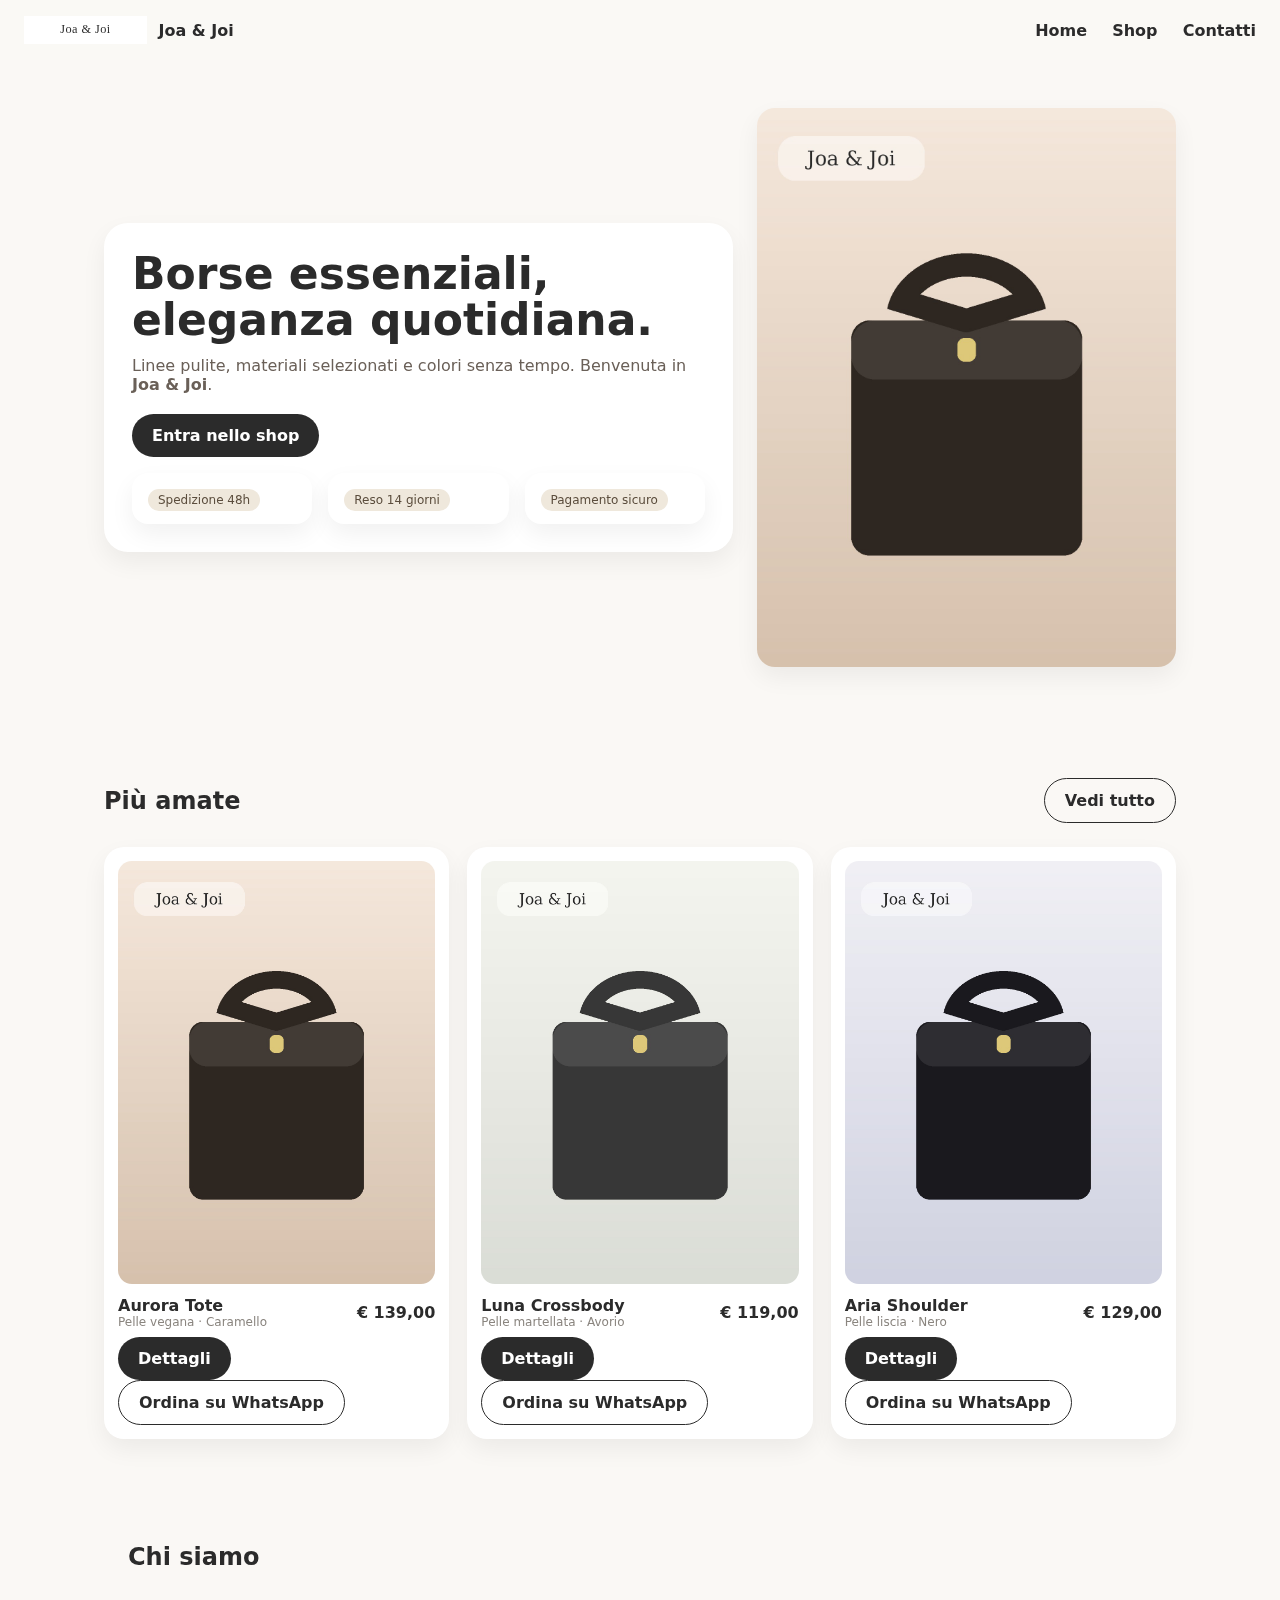
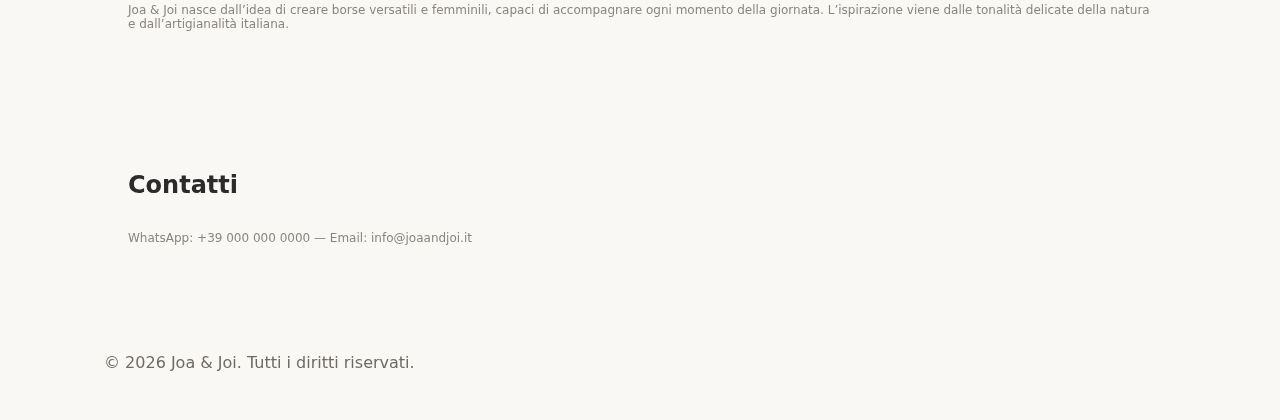
<file: index.html>
<!doctype html>
<html lang="it">
<head>
  <meta charset="utf-8">
  <meta name="viewport" content="width=device-width, initial-scale=1">
  <title>Joa & Joi — Borse eleganti</title>
  <link rel="icon" type="image/png" href="assets/favicon.png">
  <link rel="preload" as="image" href="assets/images/jj-aurora.jpg">
  <link rel="stylesheet" href="styles.css">
</head>
<body>
  <nav class="nav">
    <div class="brand">
      <img src="assets/logo.svg" alt="Joa & Joi logo">
      <strong>Joa & Joi</strong>
    </div>
    <div class="menu">
      <a href="index.html">Home</a>
      <a href="shop.html">Shop</a>
      <a href="#contatti">Contatti</a>
    </div>
  </nav>

  <header class="container hero">
    <div class="hero-card">
      <h1>Borse essenziali,<br/>eleganza quotidiana.</h1>
      <p>Linee pulite, materiali selezionati e colori senza tempo. Benvenuta in <strong>Joa & Joi</strong>.</p>
      <a class="btn" href="shop.html">Entra nello shop</a>
      <div class="hero-sub">
        <div class="kv"><span class="badge">Spedizione 48h</span></div>
        <div class="kv"><span class="badge">Reso 14 giorni</span></div>
        <div class="kv"><span class="badge">Pagamento sicuro</span></div>
      </div>
    </div>
    <img src="assets/images/jj-aurora.jpg" alt="Aurora Tote">
  </header>

  <main class="container">
    <div class="section-title">
      <h2>Più amate</h2>
      <a class="btn btn-outline" href="shop.html">Vedi tutto</a>
    </div>
    <div class="grid" id="featured"></div>

    <section id="about" class="container" style="margin-top:32px">
      <div class="section-title"><h2>Chi siamo</h2></div>
      <p class="small">Joa & Joi nasce dall’idea di creare borse versatili e femminili, capaci di accompagnare ogni momento della giornata. L’ispirazione viene dalle tonalità delicate della natura e dall’artigianalità italiana.</p>
    </section>

    <section id="contatti" class="container" style="margin-top:32px">
      <div class="section-title"><h2>Contatti</h2></div>
      <p class="small">WhatsApp: <a href="https://wa.me/390000000000">+39 000 000 0000</a> — Email: <a href="mailto:info@joaandjoi.it">info@joaandjoi.it</a></p>
    </section>
  </main>

  <footer class="footer container">
    <div>© <span id="year"></span> Joa & Joi. Tutti i diritti riservati.</div>
  </footer>

  <script src="script.js"></script>
  <script>
    document.getElementById('year').textContent = new Date().getFullYear();
    renderGrid('featured', PRODUCTS.slice(0,3));
  </script>
</body>
</html>
</file>
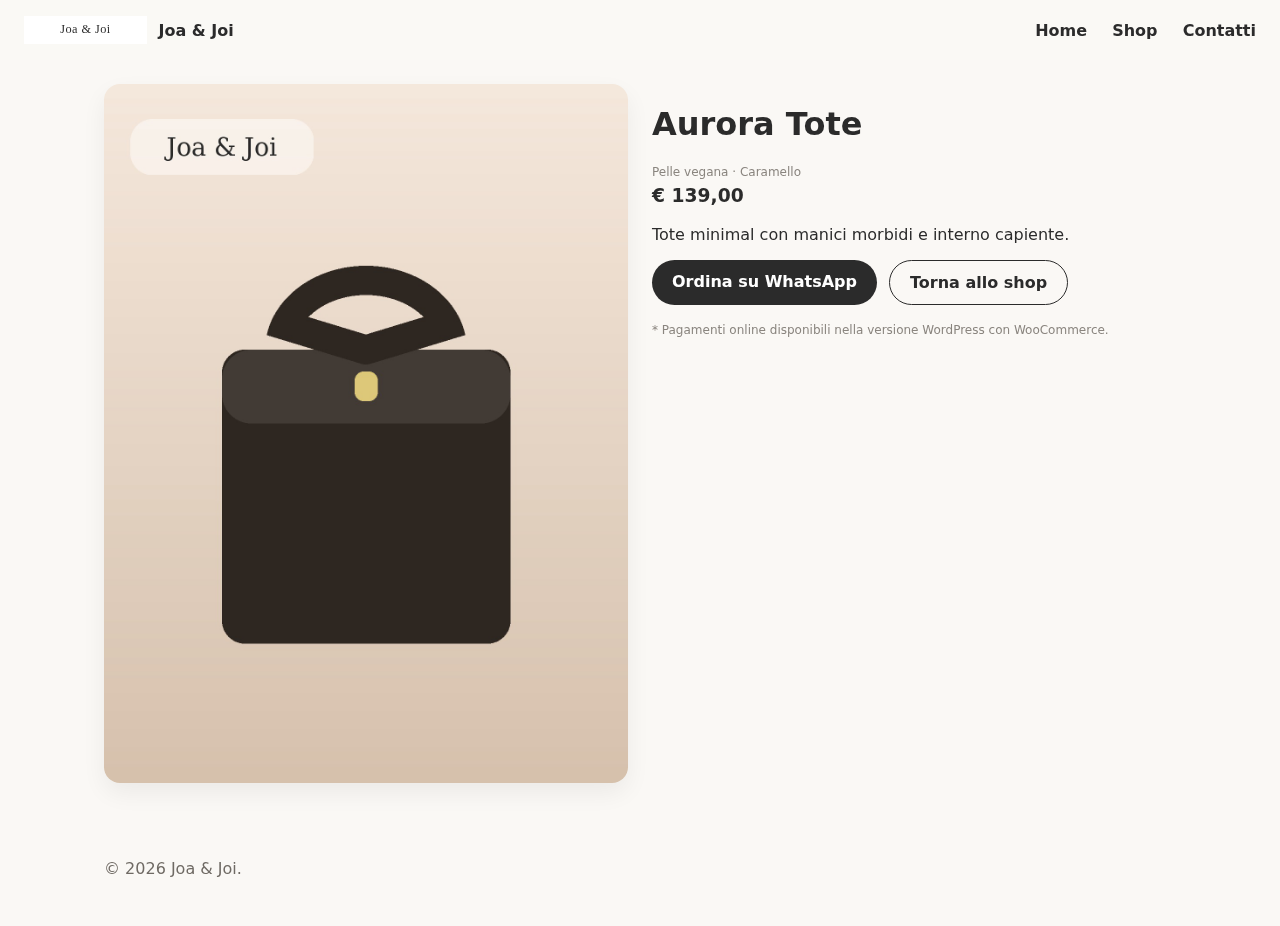
<file: product.html>
<!doctype html>
<html lang="it">
<head>
  <meta charset="utf-8">
  <meta name="viewport" content="width=device-width, initial-scale=1">
  <title>Prodotto — Joa & Joi</title>
  <link rel="icon" type="image/png" href="assets/favicon.png">
  <link rel="stylesheet" href="styles.css">
  <style>
    .product{display:grid;grid-template-columns:1fr 1fr;gap:24px}
    .product img{width:100%;border-radius:16px;box-shadow:var(--shadow)}
    .actions{display:flex;gap:12px;margin-top:12px}
    @media(max-width:820px){.product{grid-template-columns:1fr}}
  </style>
</head>
<body>
  <nav class="nav">
    <div class="brand">
      <img src="assets/logo.svg" alt="Joa & Joi logo">
      <strong>Joa & Joi</strong>
    </div>
    <div class="menu">
      <a href="index.html">Home</a>
      <a href="shop.html">Shop</a>
      <a href="index.html#contatti">Contatti</a>
    </div>
  </nav>

  <main class="container">
    <div id="product" class="product"></div>
  </main>

  <footer class="footer container">
    <div>© <span id="year"></span> Joa & Joi.</div>
  </footer>

  <script src="script.js"></script>
  <script>
    document.getElementById('year').textContent = new Date().getFullYear();
    renderProduct();
  </script>
</body>
</html>
</file>
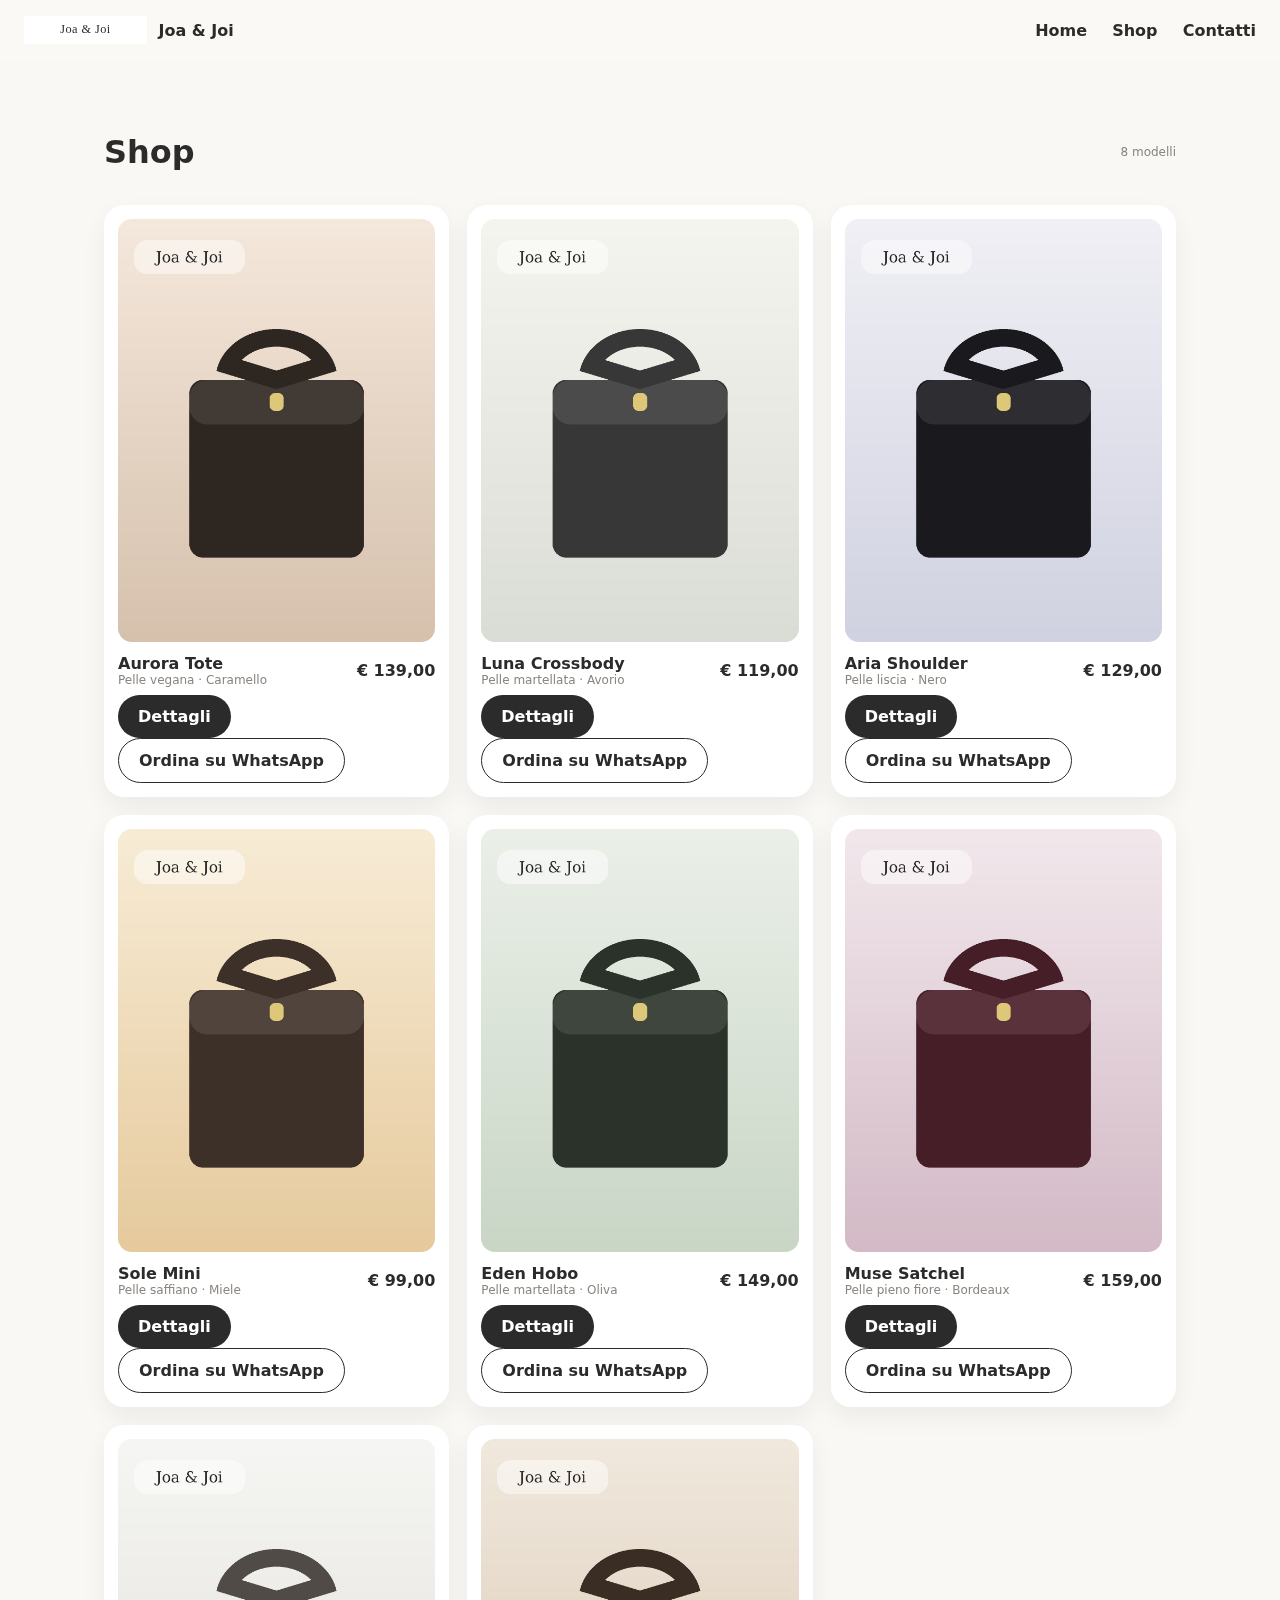
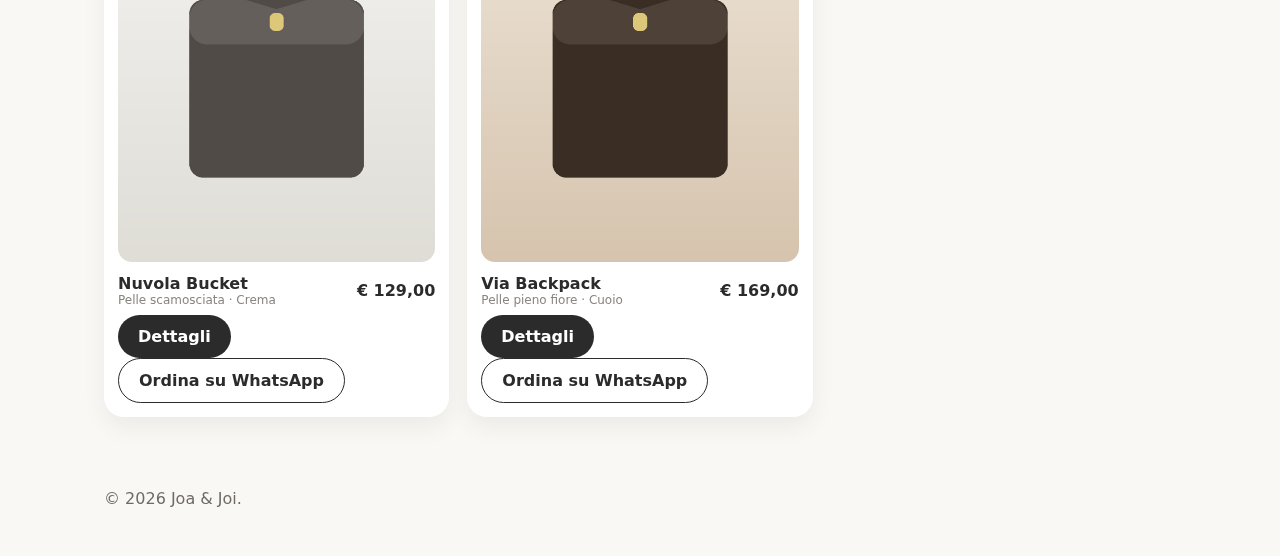
<file: shop.html>
<!doctype html>
<html lang="it">
<head>
  <meta charset="utf-8">
  <meta name="viewport" content="width=device-width, initial-scale=1">
  <title>Shop — Joa & Joi</title>
  <link rel="icon" type="image/png" href="assets/favicon.png">
  <link rel="stylesheet" href="styles.css">
</head>
<body>
  <nav class="nav">
    <div class="brand">
      <img src="assets/logo.svg" alt="Joa & Joi logo">
      <strong>Joa & Joi</strong>
    </div>
    <div class="menu">
      <a href="index.html">Home</a>
      <a href="shop.html">Shop</a>
      <a href="index.html#contatti">Contatti</a>
    </div>
  </nav>

  <main class="container">
    <div class="section-title">
      <h1>Shop</h1>
      <span class="small">8 modelli</span>
    </div>
    <div class="grid" id="grid"></div>
  </main>

  <footer class="footer container">
    <div>© <span id="year"></span> Joa & Joi.</div>
  </footer>

  <script src="script.js"></script>
  <script>
    document.getElementById('year').textContent = new Date().getFullYear();
    renderGrid('grid', PRODUCTS);
  </script>
</body>
</html>
</file>
<file: styles.css>
:root{
  --bg:#faf8f5;
  --text:#2b2b2b;
  --muted:#6a6058;
  --brand:#bfa27a;
  --card:#ffffff;
  --shadow:0 10px 25px rgba(0,0,0,0.06);
}
*{box-sizing:border-box}
html,body{margin:0;padding:0;font-family:Inter, system-ui, -apple-system, Segoe UI, Roboto, Helvetica, Arial, sans-serif;color:var(--text);background:var(--bg)}
a{color:inherit;text-decoration:none}
.container{max-width:1120px;margin:0 auto;padding:24px}
.btn{display:inline-block;padding:12px 20px;border-radius:999px;background:var(--text);color:#fff;font-weight:600;transition:transform .2s, opacity .2s}
.btn:hover{transform:translateY(-1px);opacity:.95}
.btn-outline{background:transparent;border:1px solid var(--text);color:var(--text)}
.nav{display:flex;align-items:center;justify-content:space-between;padding:16px 24px;position:sticky;top:0;background:rgba(250,248,245,.9);backdrop-filter:saturate(140%) blur(6px);z-index:10}
.brand{display:flex;align-items:center;gap:12px}
.brand img{height:28px}
.menu a{margin-left:20px;font-weight:600}
.hero{display:grid;grid-template-columns:1.2fr .8fr;gap:24px;align-items:center;padding:48px 24px}
.hero-card{background:var(--card);border-radius:24px;box-shadow:var(--shadow);padding:28px}
.hero h1{font-size:44px;line-height:1.06;margin:0 0 12px}
.hero p{color:var(--muted);margin:0 0 20px}
.hero img{width:100%;border-radius:18px;box-shadow:var(--shadow)}
.grid{display:grid;grid-template-columns:repeat(3,1fr);gap:18px}
.card{background:var(--card);border-radius:20px;padding:14px;box-shadow:var(--shadow);display:flex;flex-direction:column}
.card img{width:100%;aspect-ratio:3/4;object-fit:cover;border-radius:14px}
.card .meta{display:flex;align-items:center;justify-content:space-between;margin-top:12px}
.price{font-weight:700}
.badge{font-size:12px;padding:4px 10px;border-radius:999px;background:#efe8dc;color:#5b4d3d}
.footer{padding:48px 24px;color:#6f6a64}
.footer a{color:#6f6a64;text-decoration:underline}
.hero-sub{display:grid;grid-template-columns:repeat(3,1fr);gap:16px;margin-top:16px}
.kv{background:var(--card);padding:16px;border-radius:16px;box-shadow:var(--shadow)}
.section-title{display:flex;align-items:center;justify-content:space-between;margin:28px 0 12px}
@media(max-width:980px){
  .hero{grid-template-columns:1fr}
  .grid{grid-template-columns:repeat(2,1fr)}
}
@media(max-width:620px){
  .grid{grid-template-columns:1fr}
  .hero h1{font-size:34px}
}
.small{font-size:12px;color:#8a857f}
</file>
